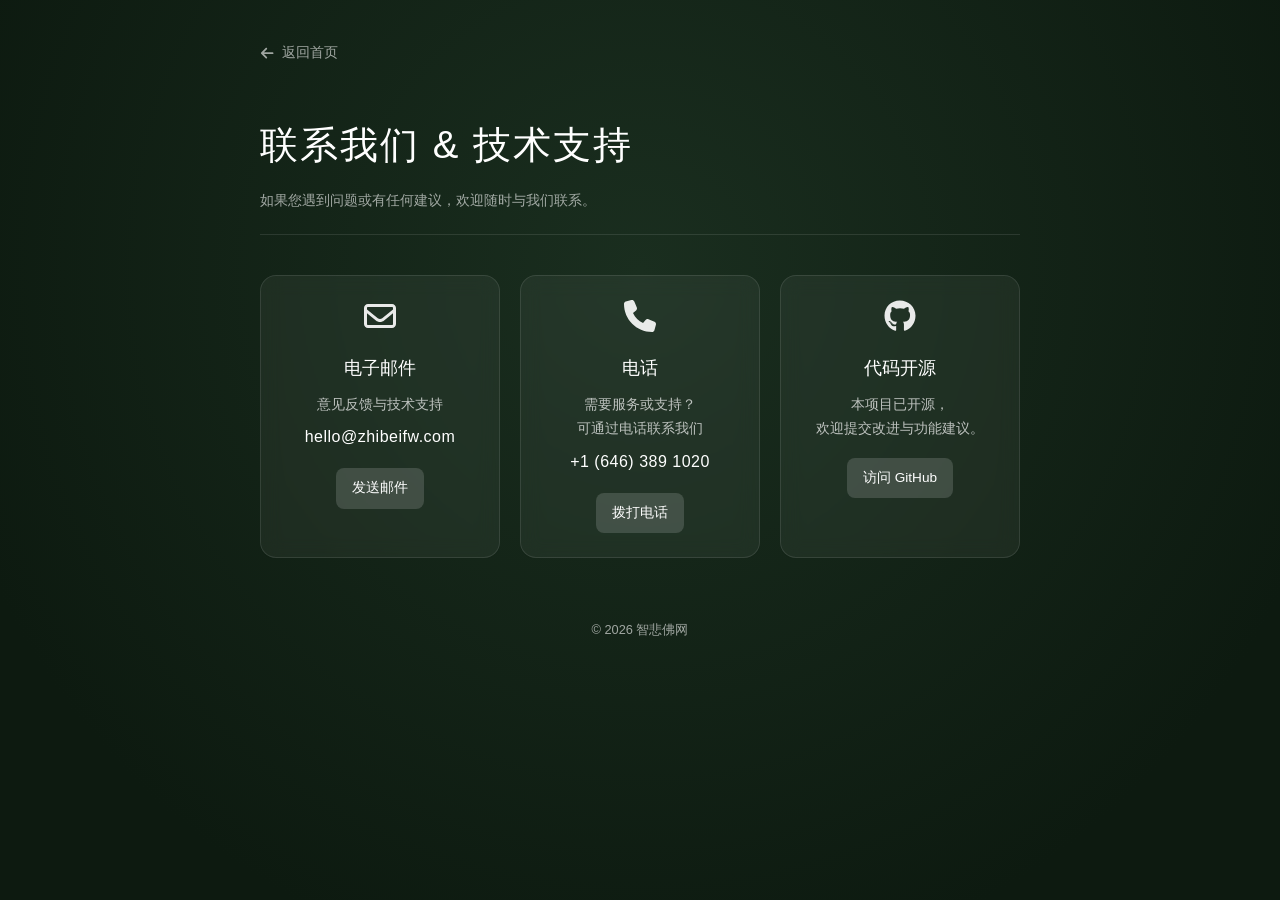
<file: contact.html>
<!DOCTYPE html>
<html lang="zh-CN">
<head>
  <meta charset="UTF-8">
  <meta name="viewport" content="width=device-width, initial-scale=1.0, viewport-fit=cover">
  <title>联系我们 - 智悲佛网</title>
  <meta name="description" content="联系智悲佛网：技术支持邮箱、电话与开源代码。">
  <meta name="theme-color" content="#0d1a10">
  <link rel="icon" href="favicon.svg" type="image/svg+xml">
  <link rel="stylesheet" href="style.css">
  <style>
    .grid {
      display: grid;
      grid-template-columns: repeat(auto-fit, minmax(220px, 1fr));
      gap: 20px;
      margin-bottom: 40px;
    }

    .card {
      background: rgba(255, 255, 255, 0.05);
      border: 1px solid rgba(255, 255, 255, 0.1);
      border-radius: 16px;
      padding: 24px;
      text-align: center;
      -webkit-backdrop-filter: blur(10px);
      backdrop-filter: blur(10px);
      transition: transform 0.3s ease, border-color 0.3s ease;
    }

    .card:hover {
      transform: translateY(-3px);
      border-color: rgba(255, 255, 255, 0.3);
    }

    .card .icon {
      font-size: 2rem;
      color: #ffffff;
      margin-bottom: 16px;
      opacity: 0.9;
    }

    .card h2 {
      font-size: 1.1rem;
      font-weight: 400;
      margin-bottom: 8px;
      color: #ffffff;
    }

    .card p {
      font-size: 0.85rem;
      color: var(--text-muted);
      margin-bottom: 16px;
      font-weight: 300;
    }

    .card a.btn {
      display: inline-block;
      padding: 8px 16px;
      background: rgba(255, 255, 255, 0.15);
      color: #ffffff;
      text-decoration: none;
      border-radius: 8px;
      font-size: 0.85rem;
      transition: background 0.2s ease;
    }

    .card a.btn:hover {
      background: rgba(255, 255, 255, 0.3);
    }

    .contact-detail {
      display: inline-block;
      margin-top: 6px;
      font-size: 1rem;
      font-weight: 400;
      letter-spacing: 0.5px;
      color: #ffffff;
    }
  </style>
</head>
<body class="page">
  <div class="container">
    <div class="nav-back">
      <a href="index.html"><svg class="icon" viewBox="0 0 448 512" aria-hidden="true" focusable="false"><path d="M9.4 233.4c-12.5 12.5-12.5 32.8 0 45.3l160 160c12.5 12.5 32.8 12.5 45.3 0s12.5-32.8 0-45.3L109.2 288 416 288c17.7 0 32-14.3 32-32s-14.3-32-32-32l-306.7 0L214.6 118.6c12.5-12.5 12.5-32.8 0-45.3s-32.8-12.5-45.3 0l-160 160z"/></svg> 返回首页</a>
    </div>

    <h1>联系我们 &amp; 技术支持</h1>
    <div class="subtitle">如果您遇到问题或有任何建议，欢迎随时与我们联系。</div>

    <div class="grid">
      <div class="card">
        <svg class="icon" viewBox="0 0 512 512" aria-hidden="true" focusable="false"><path d="M64 112c-8.8 0-16 7.2-16 16v22.1L220.5 291.7c20.7 17 50.4 17 71.1 0L464 150.1V128c0-8.8-7.2-16-16-16H64zM48 212.2V384c0 8.8 7.2 16 16 16H448c8.8 0 16-7.2 16-16V212.2L322 328.8c-38.4 31.5-93.7 31.5-132 0L48 212.2zM0 128C0 92.7 28.7 64 64 64H448c35.3 0 64 28.7 64 64V384c0 35.3-28.7 64-64 64H64c-35.3 0-64-28.7-64-64V128z"/></svg>
        <h2>电子邮件</h2>
        <p>意见反馈与技术支持<br><span class="contact-detail">hello@zhibeifw.com</span></p>
        <a href="mailto:hello@zhibeifw.com" class="btn">发送邮件</a>
      </div>

      <div class="card">
        <svg class="icon" viewBox="0 0 512 512" aria-hidden="true" focusable="false"><path d="M164.9 24.6c-7.7-18.6-28-28.5-47.4-23.2l-88 24C12.1 30.2 0 46 0 64C0 311.4 200.6 512 448 512c18 0 33.8-12.1 38.6-29.5l24-88c5.3-19.4-4.6-39.7-23.2-47.4l-96-40c-16.3-6.8-35.2-2.1-46.3 11.6L304.7 368C234.3 334.7 177.3 277.7 144 207.3L193.3 167c13.7-11.2 18.4-30 11.6-46.3l-40-96z"/></svg>
        <h2>电话</h2>
        <p>需要服务或支持？<br>可通过电话联系我们<br><span class="contact-detail">+1 (646) 389 1020</span></p>
        <a href="tel:+16463891020" class="btn">拨打电话</a>
      </div>

      <div class="card">
        <svg class="icon" viewBox="0 0 496 512" aria-hidden="true" focusable="false"><path d="M165.9 397.4c0 2-2.3 3.6-5.2 3.6-3.3.3-5.6-1.3-5.6-3.6 0-2 2.3-3.6 5.2-3.6 3-.3 5.6 1.3 5.6 3.6zm-31.1-4.5c-.7 2 1.3 4.3 4.3 4.9 2.6 1 5.6 0 6.2-2s-1.3-4.3-4.3-5.2c-2.6-.7-5.5.3-6.2 2.3zm44.2-1.7c-2.9.7-4.9 2.6-4.6 4.9.3 2 2.9 3.3 5.9 2.6 2.9-.7 4.9-2.6 4.6-4.6-.3-1.9-3-3.2-5.9-2.9zM244.8 8C106.1 8 0 113.3 0 252c0 110.9 69.8 205.8 169.5 239.2 12.8 2.3 17.3-5.6 17.3-12.1 0-6.2-.3-40.4-.3-61.4 0 0-70 15-84.7-29.8 0 0-11.4-29.1-27.8-36.6 0 0-22.9-15.7 1.6-15.4 0 0 24.9 2 38.6 25.8 21.9 38.6 58.6 27.5 72.9 20.9 2.3-16 8.8-27.1 16-33.7-55.9-6.2-112.3-14.3-112.3-110.5 0-27.5 7.6-41.3 23.6-58.9-2.6-6.5-11.1-33.3 2.6-67.9 20.9-6.5 69 27 69 27 20-5.6 41.5-8.5 62.8-8.5s42.8 2.9 62.8 8.5c0 0 48.1-33.6 69-27 13.7 34.7 5.2 61.4 2.6 67.9 16 17.7 25.8 31.5 25.8 58.9 0 96.5-58.9 104.2-114.8 110.5 9.2 7.9 17 22.9 17 46.4 0 33.7-.3 75.4-.3 83.6 0 6.5 4.6 14.4 17.3 12.1C428.2 457.8 496 362.9 496 252 496 113.3 383.5 8 244.8 8zM97.2 352.9c-1.3 1-1 3.3.7 5.2 1.6 1.6 3.9 2.3 5.2 1 1.3-1 1-3.3-.7-5.2-1.6-1.6-3.9-2.3-5.2-1zm-10.8-8.1c-.7 1.3.3 2.9 2.3 3.9 1.6 1 3.6.7 4.3-.7.7-1.3-.3-2.9-2.3-3.9-2-.6-3.6-.3-4.3.7zm32.4 35.6c-1.6 1.3-1 4.3 1.3 6.2 2.3 2.3 5.2 2.6 6.5 1 1.3-1.3.7-4.3-1.3-6.2-2.2-2.3-5.2-2.6-6.5-1zm-11.4-14.7c-1.6 1-1.6 3.6 0 5.9 1.6 2.3 4.3 3.3 5.6 2.3 1.6-1.3 1.6-3.9 0-6.2-1.4-2.3-4-3.3-5.6-2z"/></svg>
        <h2>代码开源</h2>
        <p>本项目已开源，<br>欢迎提交改进与功能建议。</p>
        <a href="https://github.com/zhibeifw" target="_blank" rel="noopener noreferrer" class="btn">访问 GitHub</a>
      </div>
    </div>

    <footer class="page-footer">&copy; 2026 智悲佛网</footer>
  </div>
</body>
</html>
</file>
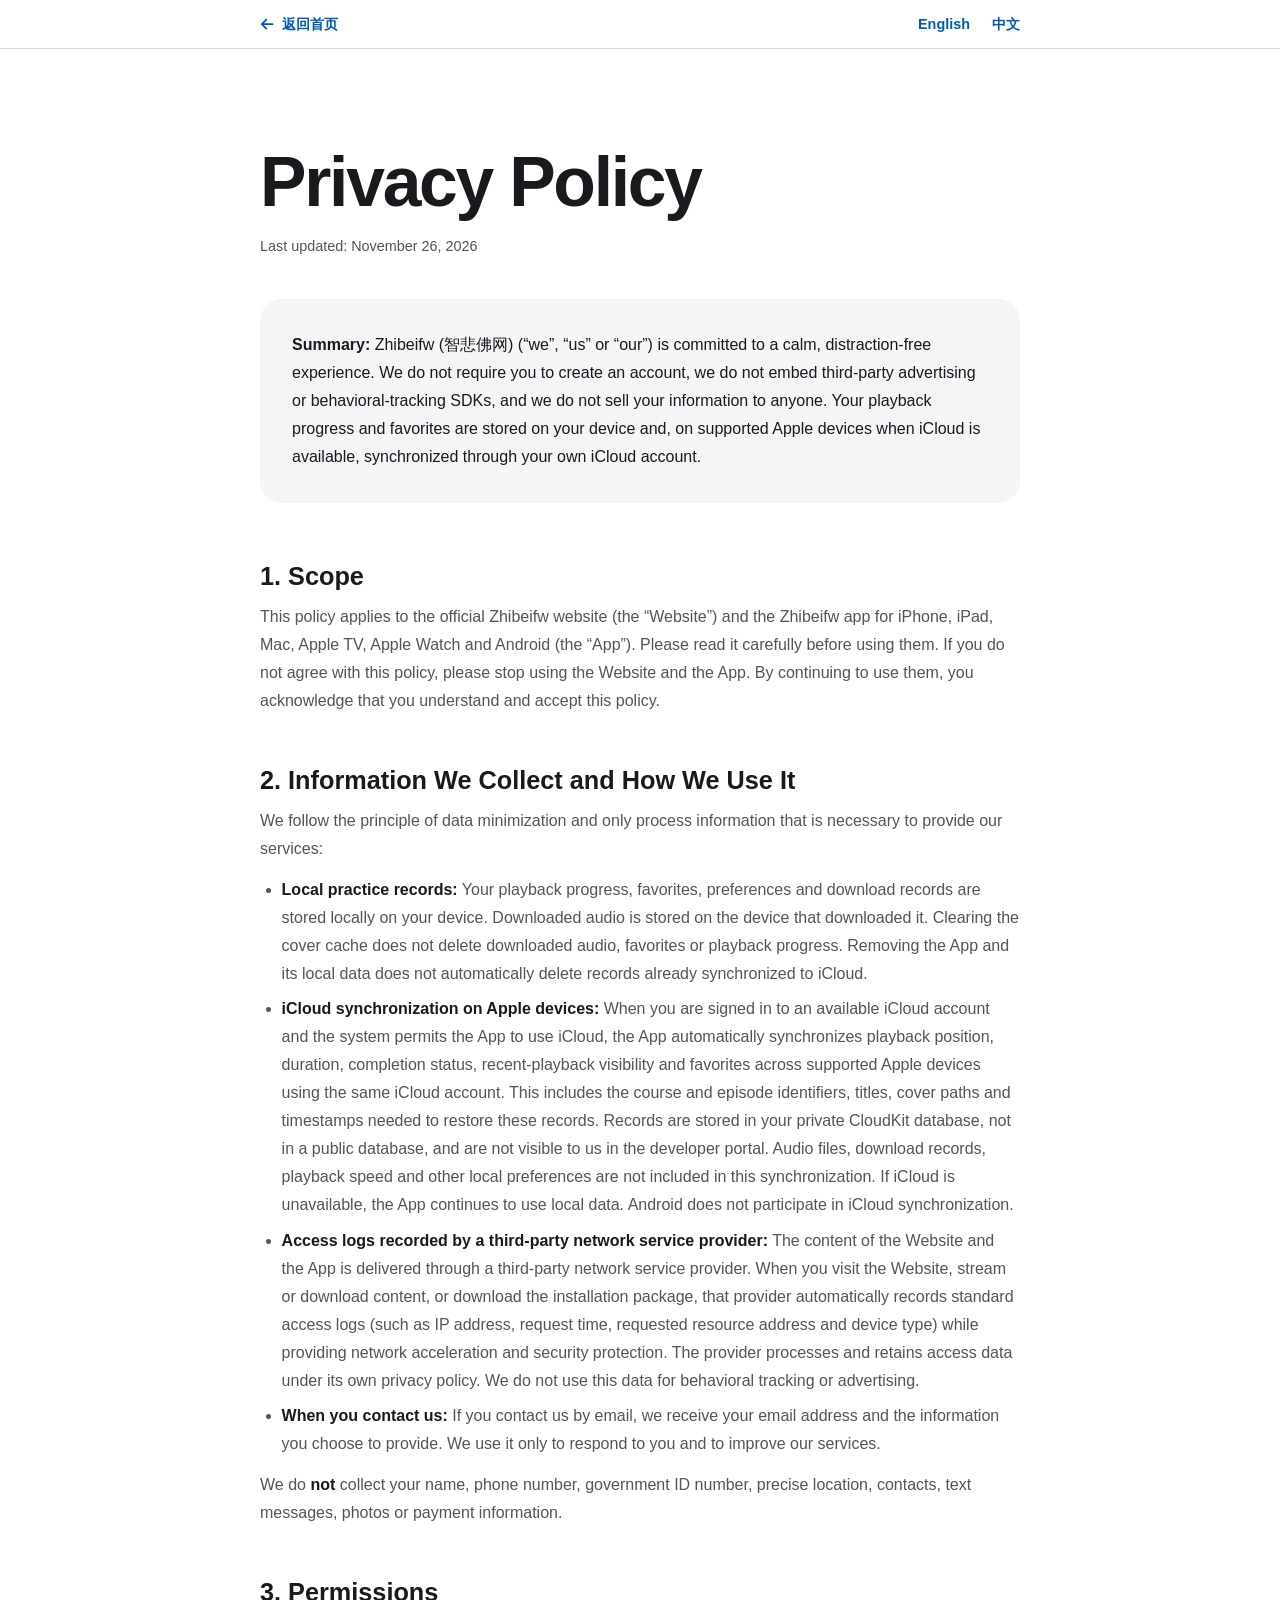
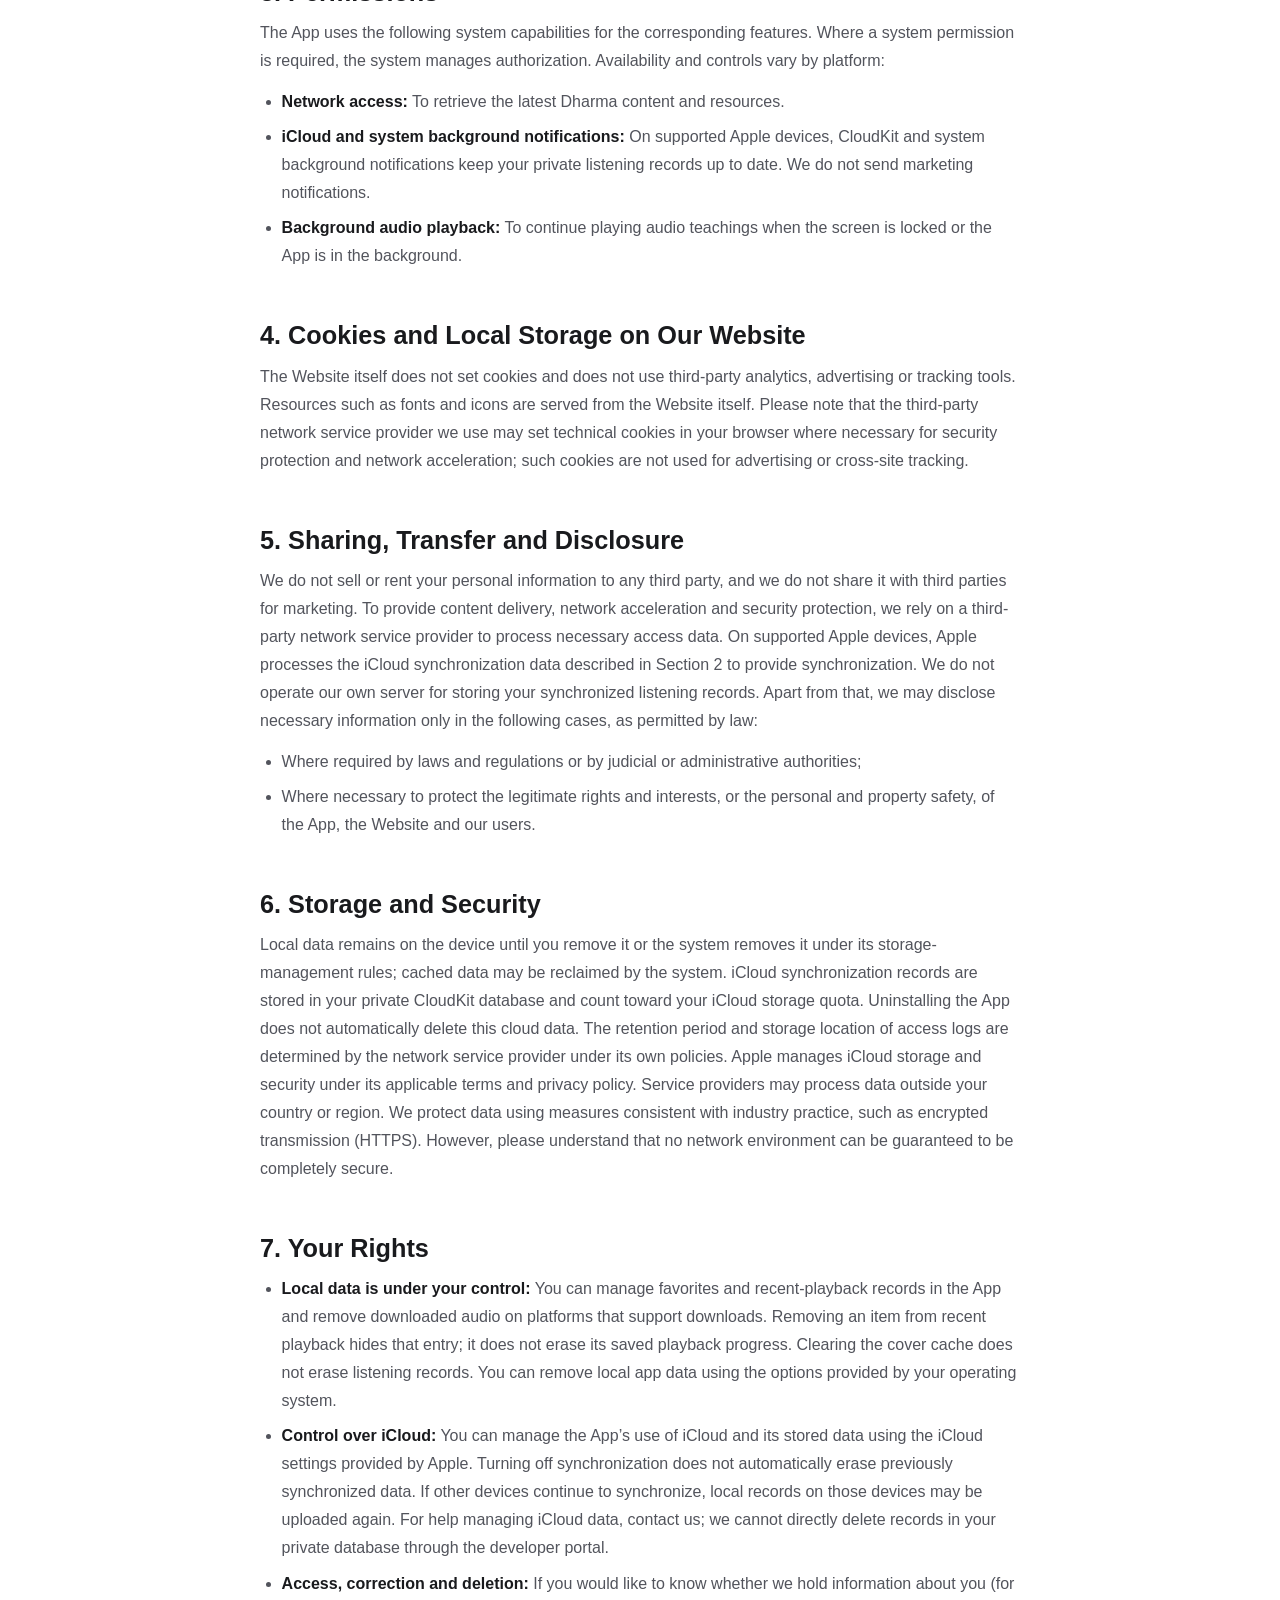
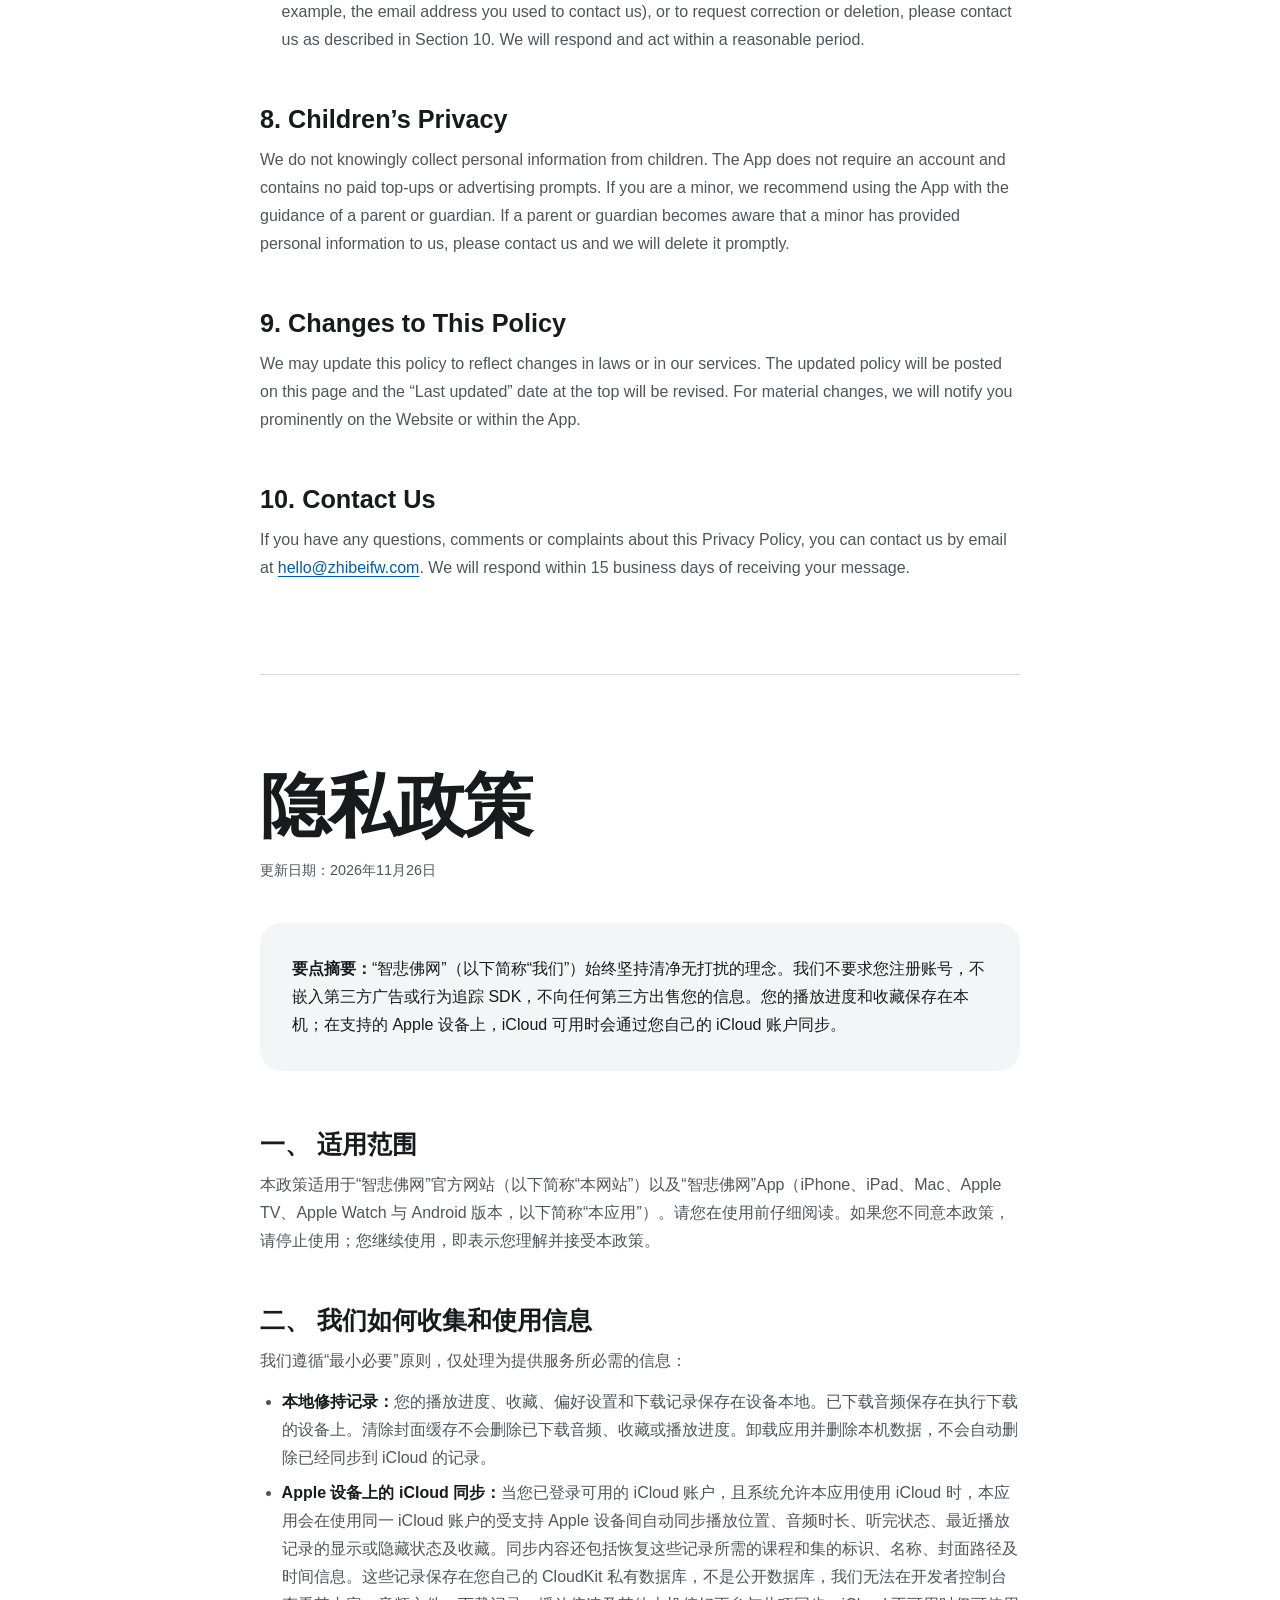
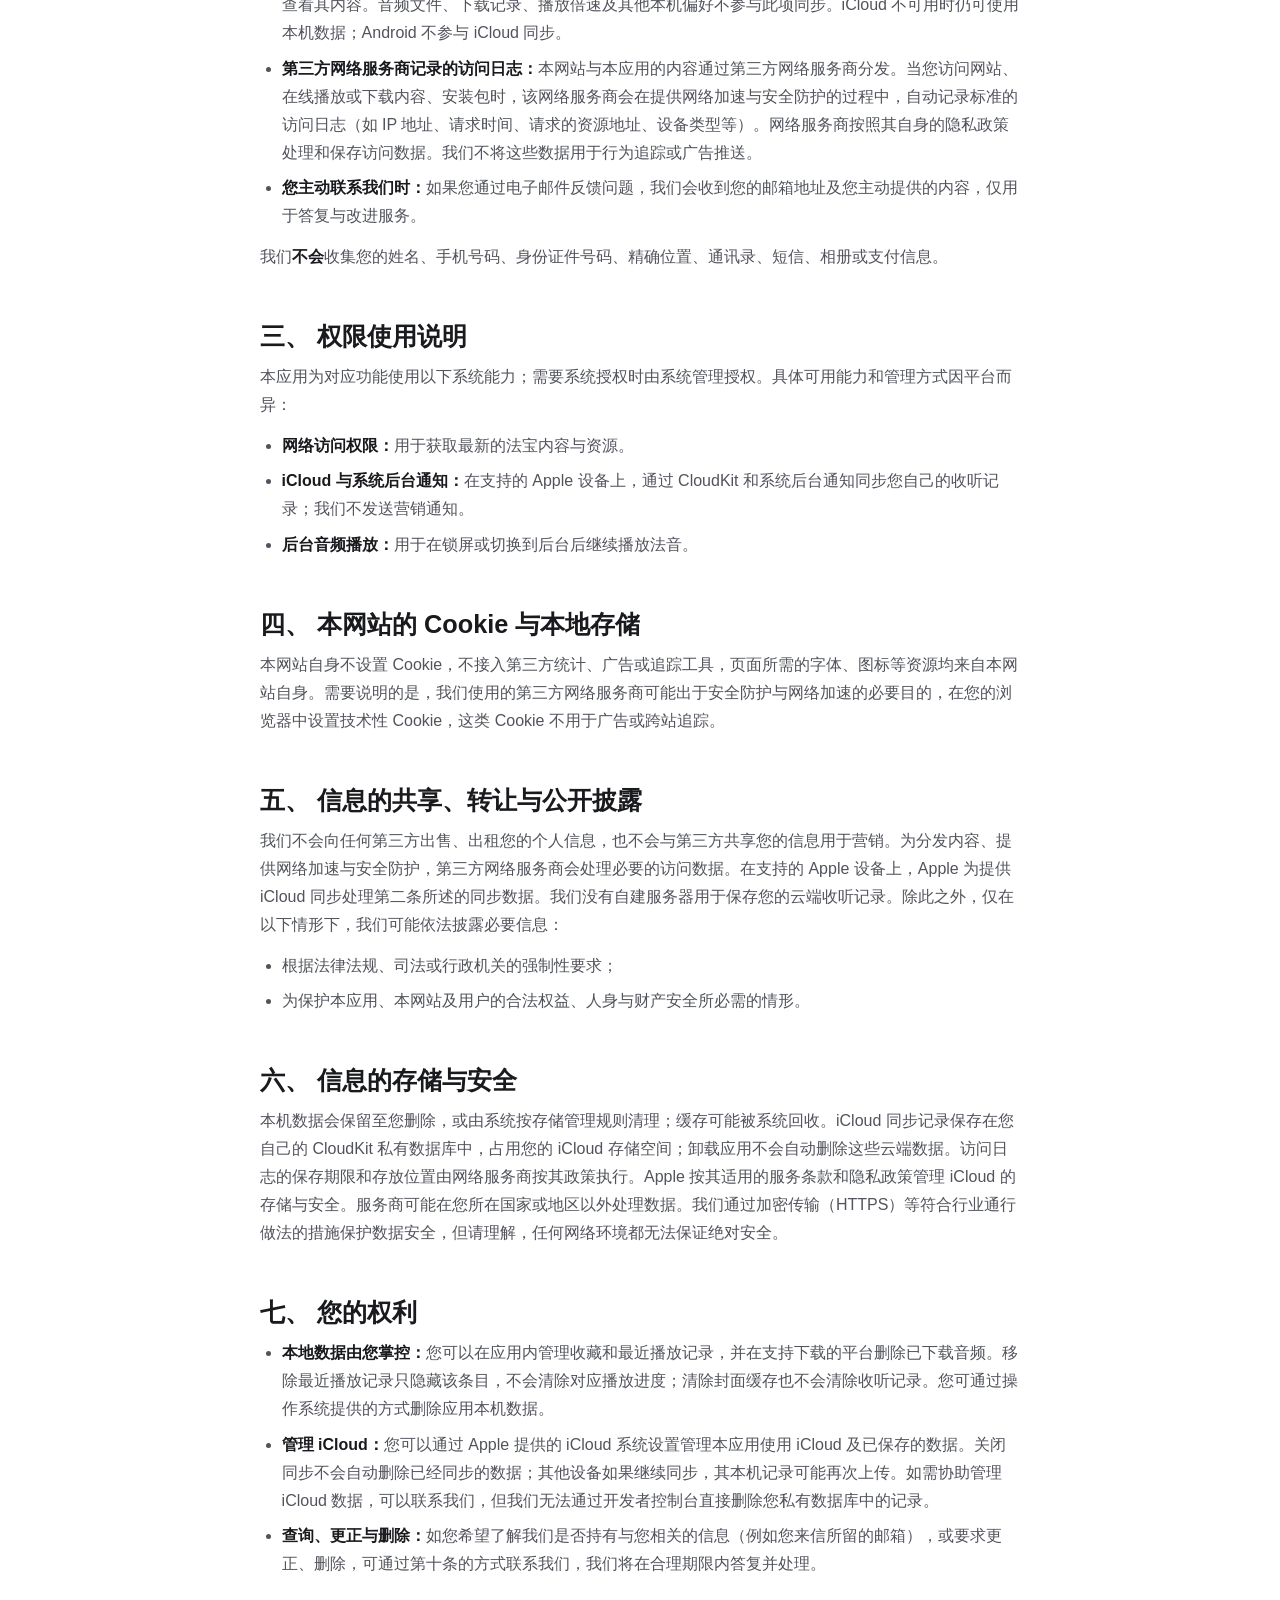
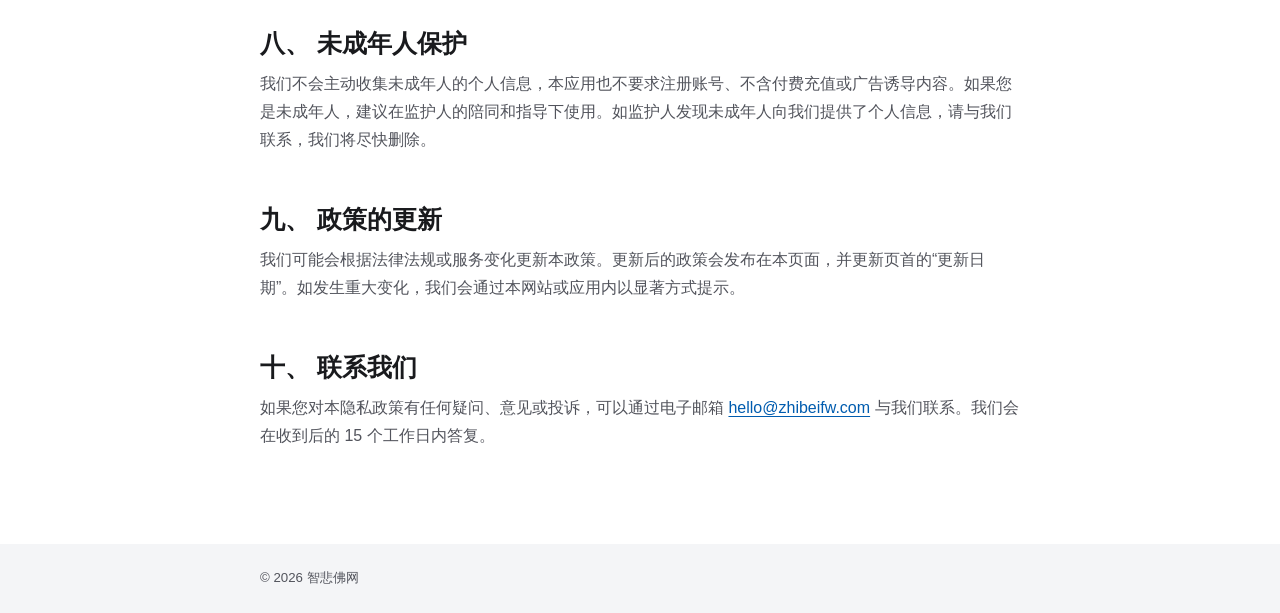
<file: privacy.html>
<!DOCTYPE html>
<html lang="zh-CN">
<head>
  <meta charset="UTF-8">
  <meta name="viewport" content="width=device-width, initial-scale=1.0, viewport-fit=cover">
  <title>Privacy Policy 隐私政策 - 智悲佛网</title>
  <meta name="description" content="Zhibeifw privacy policy: information we collect, permissions, your rights and children’s privacy. 智悲佛网隐私政策：信息收集与使用、权限说明、您的权利与未成年人保护。">
  <meta name="theme-color" content="#ffffff">
  <link rel="icon" href="favicon.svg" type="image/svg+xml">
  <link rel="stylesheet" href="style.css">
  <link rel="stylesheet" href="site-theme.css">
  <link rel="stylesheet" href="privacy.css">
</head>
<body class="privacy-page">
  <header class="privacy-header">
    <nav class="privacy-width privacy-nav" aria-label="隐私政策导航">
      <a href="index.html"><svg class="icon" viewBox="0 0 448 512" aria-hidden="true" focusable="false"><path d="M9.4 233.4c-12.5 12.5-12.5 32.8 0 45.3l160 160c12.5 12.5 32.8 12.5 45.3 0s12.5-32.8 0-45.3L109.2 288 416 288c17.7 0 32-14.3 32-32s-14.3-32-32-32l-306.7 0L214.6 118.6c12.5-12.5 12.5-32.8 0-45.3s-32.8-12.5-45.3 0l-160 160z"/></svg> 返回首页</a>
      <div class="lang-switch">
        <a href="#en" lang="en" hreflang="en">English</a>
        <a href="#zh" lang="zh-CN" hreflang="zh-CN">中文</a>
      </div>
    </nav>
  </header>

  <main class="privacy-width privacy-content">
    <div id="en" lang="en">
      <h1>Privacy Policy</h1>
      <div class="subtitle">Last updated: November 26, 2026</div>

      <div class="highlight-card">
        <p><strong>Summary:</strong> Zhibeifw (智悲佛网) (“we”, “us” or “our”) is committed to a calm, distraction-free experience. We do not require you to create an account, we do not embed third-party advertising or behavioral-tracking SDKs, and we do not sell your information to anyone. Your playback progress and favorites are stored on your device and, on supported Apple devices when iCloud is available, synchronized through your own iCloud account.</p>
      </div>

      <section>
        <h2>1. Scope</h2>
        <p>This policy applies to the official Zhibeifw website (the “Website”) and the Zhibeifw app for iPhone, iPad, Mac, Apple TV, Apple Watch and Android (the “App”). Please read it carefully before using them. If you do not agree with this policy, please stop using the Website and the App. By continuing to use them, you acknowledge that you understand and accept this policy.</p>
      </section>

      <section>
        <h2>2. Information We Collect and How We Use It</h2>
        <p>We follow the principle of data minimization and only process information that is necessary to provide our services:</p>
        <ul>
          <li><strong>Local practice records:</strong> Your playback progress, favorites, preferences and download records are stored locally on your device. Downloaded audio is stored on the device that downloaded it. Clearing the cover cache does not delete downloaded audio, favorites or playback progress. Removing the App and its local data does not automatically delete records already synchronized to iCloud.</li>
          <li><strong>iCloud synchronization on Apple devices:</strong> When you are signed in to an available iCloud account and the system permits the App to use iCloud, the App automatically synchronizes playback position, duration, completion status, recent-playback visibility and favorites across supported Apple devices using the same iCloud account. This includes the course and episode identifiers, titles, cover paths and timestamps needed to restore these records. Records are stored in your private CloudKit database, not in a public database, and are not visible to us in the developer portal. Audio files, download records, playback speed and other local preferences are not included in this synchronization. If iCloud is unavailable, the App continues to use local data. Android does not participate in iCloud synchronization.</li>
          <li><strong>Access logs recorded by a third-party network service provider:</strong> The content of the Website and the App is delivered through a third-party network service provider. When you visit the Website, stream or download content, or download the installation package, that provider automatically records standard access logs (such as IP address, request time, requested resource address and device type) while providing network acceleration and security protection. The provider processes and retains access data under its own privacy policy. We do not use this data for behavioral tracking or advertising.</li>
          <li><strong>When you contact us:</strong> If you contact us by email, we receive your email address and the information you choose to provide. We use it only to respond to you and to improve our services.</li>
        </ul>
        <p>We do <strong>not</strong> collect your name, phone number, government ID number, precise location, contacts, text messages, photos or payment information.</p>
      </section>

      <section>
        <h2>3. Permissions</h2>
        <p>The App uses the following system capabilities for the corresponding features. Where a system permission is required, the system manages authorization. Availability and controls vary by platform:</p>
        <ul>
          <li><strong>Network access:</strong> To retrieve the latest Dharma content and resources.</li>
          <li><strong>iCloud and system background notifications:</strong> On supported Apple devices, CloudKit and system background notifications keep your private listening records up to date. We do not send marketing notifications.</li>
          <li><strong>Background audio playback:</strong> To continue playing audio teachings when the screen is locked or the App is in the background.</li>
        </ul>
      </section>

      <section>
        <h2>4. Cookies and Local Storage on Our Website</h2>
        <p>The Website itself does not set cookies and does not use third-party analytics, advertising or tracking tools. Resources such as fonts and icons are served from the Website itself. Please note that the third-party network service provider we use may set technical cookies in your browser where necessary for security protection and network acceleration; such cookies are not used for advertising or cross-site tracking.</p>
      </section>

      <section>
        <h2>5. Sharing, Transfer and Disclosure</h2>
        <p>We do not sell or rent your personal information to any third party, and we do not share it with third parties for marketing. To provide content delivery, network acceleration and security protection, we rely on a third-party network service provider to process necessary access data. On supported Apple devices, Apple processes the iCloud synchronization data described in Section 2 to provide synchronization. We do not operate our own server for storing your synchronized listening records. Apart from that, we may disclose necessary information only in the following cases, as permitted by law:</p>
        <ul>
          <li>Where required by laws and regulations or by judicial or administrative authorities;</li>
          <li>Where necessary to protect the legitimate rights and interests, or the personal and property safety, of the App, the Website and our users.</li>
        </ul>
      </section>

      <section>
        <h2>6. Storage and Security</h2>
        <p>Local data remains on the device until you remove it or the system removes it under its storage-management rules; cached data may be reclaimed by the system. iCloud synchronization records are stored in your private CloudKit database and count toward your iCloud storage quota. Uninstalling the App does not automatically delete this cloud data. The retention period and storage location of access logs are determined by the network service provider under its own policies. Apple manages iCloud storage and security under its applicable terms and privacy policy. Service providers may process data outside your country or region. We protect data using measures consistent with industry practice, such as encrypted transmission (HTTPS). However, please understand that no network environment can be guaranteed to be completely secure.</p>
      </section>

      <section>
        <h2>7. Your Rights</h2>
        <ul>
          <li><strong>Local data is under your control:</strong> You can manage favorites and recent-playback records in the App and remove downloaded audio on platforms that support downloads. Removing an item from recent playback hides that entry; it does not erase its saved playback progress. Clearing the cover cache does not erase listening records. You can remove local app data using the options provided by your operating system.</li>
          <li><strong>Control over iCloud:</strong> You can manage the App’s use of iCloud and its stored data using the iCloud settings provided by Apple. Turning off synchronization does not automatically erase previously synchronized data. If other devices continue to synchronize, local records on those devices may be uploaded again. For help managing iCloud data, contact us; we cannot directly delete records in your private database through the developer portal.</li>
          <li><strong>Access, correction and deletion:</strong> If you would like to know whether we hold information about you (for example, the email address you used to contact us), or to request correction or deletion, please contact us as described in Section 10. We will respond and act within a reasonable period.</li>
        </ul>
      </section>

      <section>
        <h2>8. Children’s Privacy</h2>
        <p>We do not knowingly collect personal information from children. The App does not require an account and contains no paid top-ups or advertising prompts. If you are a minor, we recommend using the App with the guidance of a parent or guardian. If a parent or guardian becomes aware that a minor has provided personal information to us, please contact us and we will delete it promptly.</p>
      </section>

      <section>
        <h2>9. Changes to This Policy</h2>
        <p>We may update this policy to reflect changes in laws or in our services. The updated policy will be posted on this page and the “Last updated” date at the top will be revised. For material changes, we will notify you prominently on the Website or within the App.</p>
      </section>

      <section>
        <h2>10. Contact Us</h2>
        <p>If you have any questions, comments or complaints about this Privacy Policy, you can contact us by email at <a href="mailto:hello@zhibeifw.com" class="mail-link">hello@zhibeifw.com</a>. We will respond within 15 business days of receiving your message.</p>
      </section>
    </div>

    <div class="lang-divider" role="separator"></div>

    <div id="zh" lang="zh-CN">
      <h1>隐私政策</h1>
    <div class="subtitle">更新日期：2026年11月26日</div>

    <div class="highlight-card">
      <p><strong>要点摘要：</strong>“智悲佛网”（以下简称“我们”）始终坚持清净无打扰的理念。我们不要求您注册账号，不嵌入第三方广告或行为追踪 SDK，不向任何第三方出售您的信息。您的播放进度和收藏保存在本机；在支持的 Apple 设备上，iCloud 可用时会通过您自己的 iCloud 账户同步。</p>
    </div>

    <section>
      <h2>一、 适用范围</h2>
      <p>本政策适用于“智悲佛网”官方网站（以下简称“本网站”）以及“智悲佛网”App（iPhone、iPad、Mac、Apple TV、Apple Watch 与 Android 版本，以下简称“本应用”）。请您在使用前仔细阅读。如果您不同意本政策，请停止使用；您继续使用，即表示您理解并接受本政策。</p>
    </section>

    <section>
      <h2>二、 我们如何收集和使用信息</h2>
      <p>我们遵循“最小必要”原则，仅处理为提供服务所必需的信息：</p>
      <ul>
        <li><strong>本地修持记录：</strong>您的播放进度、收藏、偏好设置和下载记录保存在设备本地。已下载音频保存在执行下载的设备上。清除封面缓存不会删除已下载音频、收藏或播放进度。卸载应用并删除本机数据，不会自动删除已经同步到 iCloud 的记录。</li>
        <li><strong>Apple 设备上的 iCloud 同步：</strong>当您已登录可用的 iCloud 账户，且系统允许本应用使用 iCloud 时，本应用会在使用同一 iCloud 账户的受支持 Apple 设备间自动同步播放位置、音频时长、听完状态、最近播放记录的显示或隐藏状态及收藏。同步内容还包括恢复这些记录所需的课程和集的标识、名称、封面路径及时间信息。这些记录保存在您自己的 CloudKit 私有数据库，不是公开数据库，我们无法在开发者控制台查看其内容。音频文件、下载记录、播放倍速及其他本机偏好不参与此项同步。iCloud 不可用时仍可使用本机数据；Android 不参与 iCloud 同步。</li>
        <li><strong>第三方网络服务商记录的访问日志：</strong>本网站与本应用的内容通过第三方网络服务商分发。当您访问网站、在线播放或下载内容、安装包时，该网络服务商会在提供网络加速与安全防护的过程中，自动记录标准的访问日志（如 IP 地址、请求时间、请求的资源地址、设备类型等）。网络服务商按照其自身的隐私政策处理和保存访问数据。我们不将这些数据用于行为追踪或广告推送。</li>
        <li><strong>您主动联系我们时：</strong>如果您通过电子邮件反馈问题，我们会收到您的邮箱地址及您主动提供的内容，仅用于答复与改进服务。</li>
      </ul>
      <p>我们<strong>不会</strong>收集您的姓名、手机号码、身份证件号码、精确位置、通讯录、短信、相册或支付信息。</p>
    </section>

    <section>
      <h2>三、 权限使用说明</h2>
      <p>本应用为对应功能使用以下系统能力；需要系统授权时由系统管理授权。具体可用能力和管理方式因平台而异：</p>
      <ul>
        <li><strong>网络访问权限：</strong>用于获取最新的法宝内容与资源。</li>
        <li><strong>iCloud 与系统后台通知：</strong>在支持的 Apple 设备上，通过 CloudKit 和系统后台通知同步您自己的收听记录；我们不发送营销通知。</li>
        <li><strong>后台音频播放：</strong>用于在锁屏或切换到后台后继续播放法音。</li>
      </ul>
    </section>

    <section>
      <h2>四、 本网站的 Cookie 与本地存储</h2>
      <p>本网站自身不设置 Cookie，不接入第三方统计、广告或追踪工具，页面所需的字体、图标等资源均来自本网站自身。需要说明的是，我们使用的第三方网络服务商可能出于安全防护与网络加速的必要目的，在您的浏览器中设置技术性 Cookie，这类 Cookie 不用于广告或跨站追踪。</p>
    </section>

    <section>
      <h2>五、 信息的共享、转让与公开披露</h2>
      <p>我们不会向任何第三方出售、出租您的个人信息，也不会与第三方共享您的信息用于营销。为分发内容、提供网络加速与安全防护，第三方网络服务商会处理必要的访问数据。在支持的 Apple 设备上，Apple 为提供 iCloud 同步处理第二条所述的同步数据。我们没有自建服务器用于保存您的云端收听记录。除此之外，仅在以下情形下，我们可能依法披露必要信息：</p>
      <ul>
        <li>根据法律法规、司法或行政机关的强制性要求；</li>
        <li>为保护本应用、本网站及用户的合法权益、人身与财产安全所必需的情形。</li>
      </ul>
    </section>

    <section>
      <h2>六、 信息的存储与安全</h2>
      <p>本机数据会保留至您删除，或由系统按存储管理规则清理；缓存可能被系统回收。iCloud 同步记录保存在您自己的 CloudKit 私有数据库中，占用您的 iCloud 存储空间；卸载应用不会自动删除这些云端数据。访问日志的保存期限和存放位置由网络服务商按其政策执行。Apple 按其适用的服务条款和隐私政策管理 iCloud 的存储与安全。服务商可能在您所在国家或地区以外处理数据。我们通过加密传输（HTTPS）等符合行业通行做法的措施保护数据安全，但请理解，任何网络环境都无法保证绝对安全。</p>
    </section>

    <section>
      <h2>七、 您的权利</h2>
      <ul>
        <li><strong>本地数据由您掌控：</strong>您可以在应用内管理收藏和最近播放记录，并在支持下载的平台删除已下载音频。移除最近播放记录只隐藏该条目，不会清除对应播放进度；清除封面缓存也不会清除收听记录。您可通过操作系统提供的方式删除应用本机数据。</li>
        <li><strong>管理 iCloud：</strong>您可以通过 Apple 提供的 iCloud 系统设置管理本应用使用 iCloud 及已保存的数据。关闭同步不会自动删除已经同步的数据；其他设备如果继续同步，其本机记录可能再次上传。如需协助管理 iCloud 数据，可以联系我们，但我们无法通过开发者控制台直接删除您私有数据库中的记录。</li>
        <li><strong>查询、更正与删除：</strong>如您希望了解我们是否持有与您相关的信息（例如您来信所留的邮箱），或要求更正、删除，可通过第十条的方式联系我们，我们将在合理期限内答复并处理。</li>
      </ul>
    </section>

    <section>
      <h2>八、 未成年人保护</h2>
      <p>我们不会主动收集未成年人的个人信息，本应用也不要求注册账号、不含付费充值或广告诱导内容。如果您是未成年人，建议在监护人的陪同和指导下使用。如监护人发现未成年人向我们提供了个人信息，请与我们联系，我们将尽快删除。</p>
    </section>

    <section>
      <h2>九、 政策的更新</h2>
      <p>我们可能会根据法律法规或服务变化更新本政策。更新后的政策会发布在本页面，并更新页首的“更新日期”。如发生重大变化，我们会通过本网站或应用内以显著方式提示。</p>
    </section>

    <section>
      <h2>十、 联系我们</h2>
      <p>如果您对本隐私政策有任何疑问、意见或投诉，可以通过电子邮箱 <a href="mailto:hello@zhibeifw.com" class="mail-link">hello@zhibeifw.com</a> 与我们联系。我们会在收到后的 15 个工作日内答复。</p>
    </section>
    </div>

  </main>

  <footer class="privacy-footer">
    <div class="privacy-width">&copy; 2026 智悲佛网</div>
  </footer>
</body>
</html>
</file>
<file: style.css>
:root {
  --bg-hero: #0d1a10;
  --bg-page: #0d1a10;
  --bg-page-glow: #1a2e1f;
  --accent: #a62127;
  --danger: #ff4d4f;
  --link-blue: #3b82f6;
  --text: rgba(255, 255, 255, 0.88);
  --text-strong: #ffffff;
  --text-muted: rgba(255, 255, 255, 0.7);
  --text-faint: rgba(255, 255, 255, 0.6);
  --glass-bg: rgba(255, 255, 255, 0.06);
  --glass-border: rgba(255, 255, 255, 0.15);
  --font-sans: -apple-system, BlinkMacSystemFont, "PingFang SC", "Hiragino Sans GB",
    "Microsoft YaHei", "Noto Sans SC", "Helvetica Neue", Arial, sans-serif;
}

* {
  margin: 0;
  padding: 0;
  box-sizing: border-box;
}

html {
  -webkit-text-size-adjust: 100%;
  text-size-adjust: 100%;
}

body {
  font-family: var(--font-sans);
  color: var(--text);
  background-color: var(--bg-page);
}

a {
  color: inherit;
}

a:focus-visible {
  outline: 2px solid #ffffff;
  outline-offset: 3px;
  border-radius: 6px;
}

.icon {
  display: inline-block;
  width: 1em;
  height: 1em;
  fill: currentColor;
  flex-shrink: 0;
  vertical-align: -0.125em;
}

.glass {
  background: var(--glass-bg);
  border: 1px solid var(--glass-border);
  -webkit-backdrop-filter: blur(16px);
  backdrop-filter: blur(16px);
}

body.page {
  background-image: radial-gradient(circle at 50% 30%, var(--bg-page-glow) 0%, var(--bg-page) 80%);
  background-repeat: no-repeat;
  background-attachment: fixed;
  line-height: 1.8;
  padding: max(40px, env(safe-area-inset-top)) max(20px, env(safe-area-inset-right))
    max(80px, env(safe-area-inset-bottom)) max(20px, env(safe-area-inset-left));
  min-height: 100vh;
  min-height: 100dvh;
}

.container {
  max-width: 760px;
  margin: 0 auto;
}

.nav-back {
  margin-bottom: 40px;
}

.nav-back a {
  color: var(--text-faint);
  text-decoration: none;
  font-size: 0.9rem;
  display: inline-flex;
  align-items: center;
  gap: 8px;
  transition: color 0.2s ease;
}

.nav-back a:hover {
  color: #ffffff;
}

.page h1 {
  font-size: clamp(1.8rem, 3vw, 2.4rem);
  font-weight: 300;
  letter-spacing: 2px;
  margin-bottom: 10px;
  color: #ffffff;
}

.subtitle {
  font-size: 0.85rem;
  color: var(--text-faint);
  margin-bottom: 40px;
  border-bottom: 1px solid rgba(255, 255, 255, 0.1);
  padding-bottom: 20px;
}

.page-footer {
  text-align: center;
  margin-top: 60px;
  font-size: 0.8rem;
  color: var(--text-faint);
}

body:has(.platform-dialog[open]) {
  overflow: hidden;
}

body:has(.platform-dialog[open]) .hero-container {
  filter: blur(4px);
}

:is(.download-btn, .platform-download[href], .platform-dialog-close) {
  -webkit-tap-highlight-color: transparent;
}

:root[data-focus-input="pointer"] :is(.download-btn, .platform-download[href], .platform-dialog-close):focus {
  outline: none;
}

:root[data-focus-input="keyboard"] :is(.download-btn, .platform-download[href], .platform-dialog-close):focus {
  outline: 2px solid var(--text-strong);
  outline-offset: 3px;
}

.platform-dialog {
  position: fixed;
  inset: 0;
  margin: auto;
  width: min(560px, calc(100% - 32px));
  max-height: calc(100dvh - 32px);
  padding: 20px;
  border: 1px solid rgba(232, 249, 236, 0.24);
  border-radius: 22px;
  background-color: var(--bg-page-glow);
  background-image: linear-gradient(155deg, rgba(241, 255, 245, 0.13), transparent 60%);
  box-shadow: inset 0 1px rgba(241, 255, 245, 0.14), 0 24px 64px rgba(0, 0, 0, 0.42);
  color: var(--text);
  overflow: auto;
}

.platform-dialog::backdrop {
  background: rgba(6, 13, 8, 0.4);
}

@supports ((backdrop-filter: blur(1px)) or (-webkit-backdrop-filter: blur(1px))) {
  .platform-dialog {
    background-color: rgba(16, 34, 23, 0.70);
    -webkit-backdrop-filter: blur(26px) saturate(135%);
    backdrop-filter: blur(26px) saturate(135%);
  }
}

@media (prefers-reduced-transparency: reduce) {
  body:has(.platform-dialog[open]) .hero-container {
    filter: none;
  }

  .platform-dialog {
    background-color: var(--bg-page-glow);
    -webkit-backdrop-filter: none;
    backdrop-filter: none;
  }
}

.platform-dialog-header {
  display: flex;
  align-items: center;
  justify-content: space-between;
  gap: 12px;
}

.platform-dialog-header h2 {
  font-size: 1.25rem;
  font-weight: 500;
  color: var(--text-strong);
}

.platform-dialog-close {
  display: grid;
  place-items: center;
  width: 44px;
  height: 44px;
  border: 1px solid rgba(232, 249, 236, 0.16);
  border-radius: 50%;
  background: rgba(255, 255, 255, 0.08);
  color: var(--text-strong);
  font: 1.5rem/1 var(--font-sans);
  cursor: pointer;
}

.platform-dialog-close:focus-visible {
  outline: 2px solid var(--text-strong);
  outline-offset: 3px;
}

.platform-dialog-close:hover {
  background: rgba(255, 255, 255, 0.14);
}

.platform-downloads {
  display: grid;
  grid-template-columns: repeat(2, minmax(0, 1fr));
  gap: 12px;
  margin-top: 14px;
}

.platform-downloads[hidden] {
  display: none;
}

.platform-download {
  display: flex;
  align-items: center;
  gap: 14px;
  min-height: 74px;
  padding: 14px 16px;
  border-radius: 12px;
  border-color: rgba(232, 249, 236, 0.22);
  background: linear-gradient(165deg, rgba(255, 255, 255, 0.16), rgba(255, 255, 255, 0.07));
  -webkit-backdrop-filter: none;
  backdrop-filter: none;
  box-shadow: inset 0 1px rgba(255, 255, 255, 0.08);
  color: var(--text-strong);
  text-decoration: none;
}

.platform-download[href]:hover {
  background: linear-gradient(165deg, rgba(255, 255, 255, 0.20), rgba(255, 255, 255, 0.12));
}

.platform-download[aria-disabled="true"] {
  border-color: var(--glass-border);
  background: rgba(255, 255, 255, 0.045);
  box-shadow: none;
  color: var(--text-muted);
}

.platform-download .icon {
  width: 28px;
  height: 28px;
}

.platform-download-text {
  display: grid;
  gap: 3px;
  min-width: 0;
  line-height: 1.3;
  overflow-wrap: anywhere;
}

.platform-download-text small {
  font-size: 0.85rem;
  color: var(--text-muted);
  line-height: 1.4;
}

@media (max-width: 599px) {
  .platform-dialog {
    inset: auto 0 0;
    width: 100%;
    max-width: none;
    margin: 0;
    padding-bottom: calc(20px + env(safe-area-inset-bottom));
    border-radius: 22px 22px 0 0;
  }

  .platform-dialog[open] {
    animation: platform-sheet-in 0.22s ease-out;
  }

  .platform-downloads {
    grid-template-columns: minmax(0, 1fr);
  }
}

@keyframes platform-sheet-in {
  from { transform: translateY(100%); }
}

@media (prefers-reduced-motion: reduce) {
  *,
  *::before,
  *::after {
    transition-duration: 0.01ms !important;
    animation-duration: 0.01ms !important;
  }
}
</file>
<file: site-theme.css>
:root {
  --site-paper: #fff;
  --site-surface: #f4f5f7;
  --site-ink: #191a1d;
  --site-muted: #52545c;
  --site-link: #005caf;
  --site-line: #d8dae0;
}
</file>
<file: privacy.css>
.privacy-page {
  --privacy-gutter: clamp(22px, 6vw, 58px);
  color: var(--site-ink);
  background: var(--site-paper);
}

.privacy-width {
  width: min(760px, calc(100% - max(var(--privacy-gutter), env(safe-area-inset-left)) - max(var(--privacy-gutter), env(safe-area-inset-right))));
  margin-inline: auto;
}

.privacy-header {
  border-bottom: 1px solid var(--site-line);
  padding-top: env(safe-area-inset-top);
}

.privacy-nav {
  display: flex;
  justify-content: space-between;
  align-items: center;
  flex-wrap: wrap;
  gap: 0 16px;
}

.privacy-nav a {
  display: inline-flex;
  align-items: center;
  gap: 0.55em;
  min-height: 48px;
  text-decoration: none;
  font-size: 0.9rem;
  font-weight: 600;
}

.privacy-page a {
  color: var(--site-link);
  text-underline-offset: 0.2em;
}

.privacy-page a:hover {
  text-decoration: underline;
}

.privacy-page a:focus-visible {
  outline-color: var(--site-link);
}

.lang-switch {
  display: flex;
  gap: clamp(12px, 3vw, 22px);
}

.privacy-content {
  padding-block: clamp(48px, 8vw, 94px);
  font-size: 1rem;
  line-height: 1.75;
  color: var(--site-muted);
}

.privacy-content [lang] {
  scroll-margin-top: 24px;
}

.privacy-content h1 {
  color: var(--site-ink);
  font-size: clamp(2.45rem, 6.7vw, 4.35rem);
  font-weight: 720;
  line-height: 1.13;
  letter-spacing: -0.032em;
}

.privacy-content .subtitle {
  margin: 12px 0 clamp(24px, 4vw, 40px);
  padding: 0;
  border: 0;
  color: var(--site-muted);
  font-size: 0.9rem;
}

.privacy-content .highlight-card {
  padding: clamp(20px, 4vw, 32px);
  margin-bottom: clamp(34px, 6vw, 56px);
  border-radius: 22px;
  background: var(--site-surface);
  color: var(--site-ink);
}

.privacy-content section + section {
  margin-top: clamp(30px, 5vw, 48px);
}

.privacy-content h2 {
  margin-bottom: 10px;
  color: var(--site-ink);
  font-size: clamp(1.26rem, 2.4vw, 1.58rem);
  font-weight: 680;
  line-height: 1.35;
}

.privacy-content section > :is(p, ul) + :is(p, ul) {
  margin-top: 0.82em;
}

.privacy-content ul {
  padding-inline-start: 1.35em;
}

.privacy-content li + li {
  margin-top: 0.45em;
}

.privacy-content strong {
  color: var(--site-ink);
}

.privacy-content a {
  overflow-wrap: anywhere;
}

.lang-divider {
  margin-block: clamp(52px, 9vw, 92px);
  border-top: 1px solid var(--site-line);
}

.privacy-footer {
  padding-block: 25px max(26px, env(safe-area-inset-bottom));
  background: var(--site-surface);
  color: var(--site-muted);
  font-size: 0.83rem;
}
</file>
